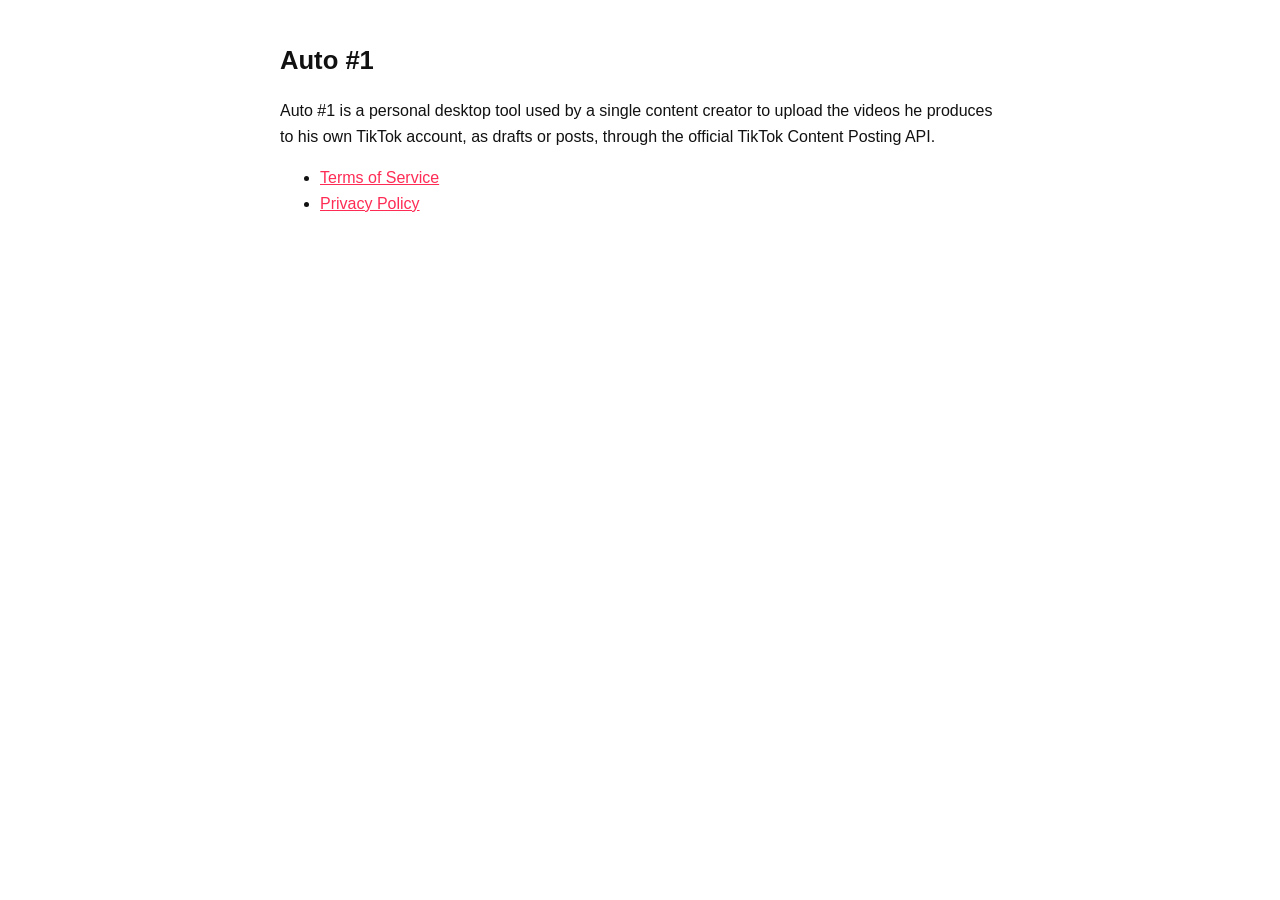
<file: index.html>
<!doctype html><html lang="en"><head><meta charset="utf-8"><meta name="viewport" content="width=device-width,initial-scale=1"><title>Auto #1</title><link rel="stylesheet" href="style.css"></head><body>
<h1>Auto #1</h1>
<p>Auto #1 is a personal desktop tool used by a single content creator to upload the videos he produces to his own TikTok account, as drafts or posts, through the official TikTok Content Posting API.</p>
<ul><li><a href="terms.html">Terms of Service</a></li><li><a href="privacy.html">Privacy Policy</a></li></ul>
</body></html>
</file>
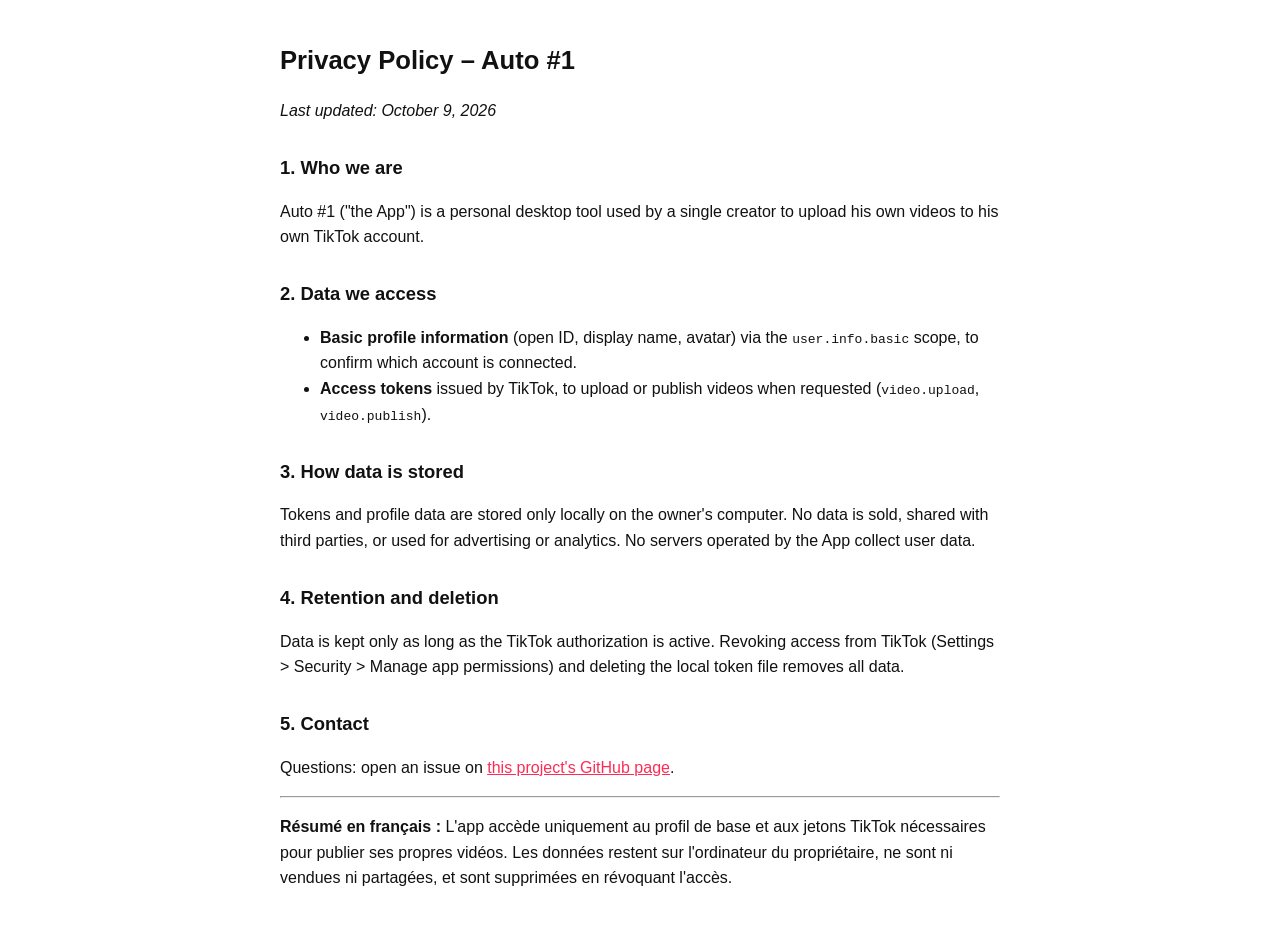
<file: privacy.html>
<!doctype html><html lang="en"><head><meta charset="utf-8"><meta name="viewport" content="width=device-width,initial-scale=1"><title>Privacy Policy</title><link rel="stylesheet" href="style.css"></head><body>
<h1>Privacy Policy – Auto #1</h1>
<p><em>Last updated: October 9, 2026</em></p>
<h2>1. Who we are</h2>
<p>Auto #1 ("the App") is a personal desktop tool used by a single creator to upload his own videos to his own TikTok account.</p>
<h2>2. Data we access</h2>
<ul>
<li><strong>Basic profile information</strong> (open ID, display name, avatar) via the <code>user.info.basic</code> scope, to confirm which account is connected.</li>
<li><strong>Access tokens</strong> issued by TikTok, to upload or publish videos when requested (<code>video.upload</code>, <code>video.publish</code>).</li>
</ul>
<h2>3. How data is stored</h2>
<p>Tokens and profile data are stored only locally on the owner's computer. No data is sold, shared with third parties, or used for advertising or analytics. No servers operated by the App collect user data.</p>
<h2>4. Retention and deletion</h2>
<p>Data is kept only as long as the TikTok authorization is active. Revoking access from TikTok (Settings &gt; Security &gt; Manage app permissions) and deleting the local token file removes all data.</p>
<h2>5. Contact</h2>
<p>Questions: open an issue on <a href="https://github.com/Maxpense/tiktok-publisher-legal/issues">this project's GitHub page</a>.</p>
<hr><p lang="fr"><strong>Résumé en français :</strong> L'app accède uniquement au profil de base et aux jetons TikTok nécessaires pour publier ses propres vidéos. Les données restent sur l'ordinateur du propriétaire, ne sont ni vendues ni partagées, et sont supprimées en révoquant l'accès.</p>
</body></html>
</file>
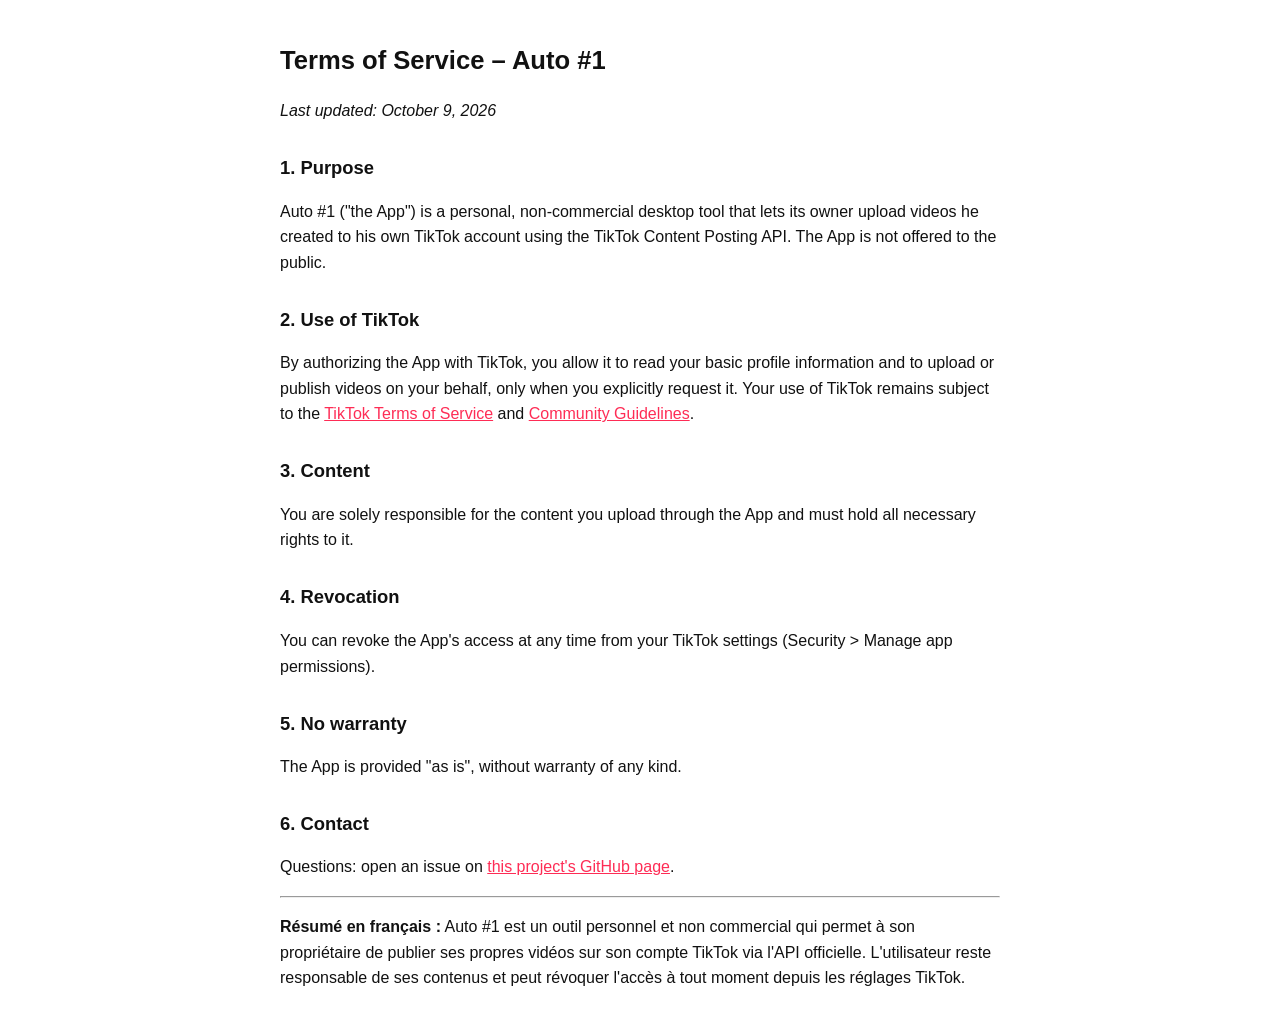
<file: terms.html>
<!doctype html><html lang="en"><head><meta charset="utf-8"><meta name="viewport" content="width=device-width,initial-scale=1"><title>Terms of Service</title><link rel="stylesheet" href="style.css"></head><body>
<h1>Terms of Service – Auto #1</h1>
<p><em>Last updated: October 9, 2026</em></p>
<h2>1. Purpose</h2>
<p>Auto #1 ("the App") is a personal, non-commercial desktop tool that lets its owner upload videos he created to his own TikTok account using the TikTok Content Posting API. The App is not offered to the public.</p>
<h2>2. Use of TikTok</h2>
<p>By authorizing the App with TikTok, you allow it to read your basic profile information and to upload or publish videos on your behalf, only when you explicitly request it. Your use of TikTok remains subject to the <a href="https://www.tiktok.com/legal/terms-of-service">TikTok Terms of Service</a> and <a href="https://www.tiktok.com/community-guidelines">Community Guidelines</a>.</p>
<h2>3. Content</h2>
<p>You are solely responsible for the content you upload through the App and must hold all necessary rights to it.</p>
<h2>4. Revocation</h2>
<p>You can revoke the App's access at any time from your TikTok settings (Security &gt; Manage app permissions).</p>
<h2>5. No warranty</h2>
<p>The App is provided "as is", without warranty of any kind.</p>
<h2>6. Contact</h2>
<p>Questions: open an issue on <a href="https://github.com/Maxpense/tiktok-publisher-legal/issues">this project's GitHub page</a>.</p>
<hr><p lang="fr"><strong>Résumé en français :</strong> Auto #1 est un outil personnel et non commercial qui permet à son propriétaire de publier ses propres vidéos sur son compte TikTok via l'API officielle. L'utilisateur reste responsable de ses contenus et peut révoquer l'accès à tout moment depuis les réglages TikTok.</p>
</body></html>
</file>
<file: style.css>
body{font-family:-apple-system,Segoe UI,Roboto,sans-serif;max-width:720px;margin:40px auto;padding:0 16px;line-height:1.6;color:#111;background:#fff}
h1{font-size:1.6em}h2{font-size:1.15em;margin-top:1.6em}a{color:#fe2c55}
</file>
